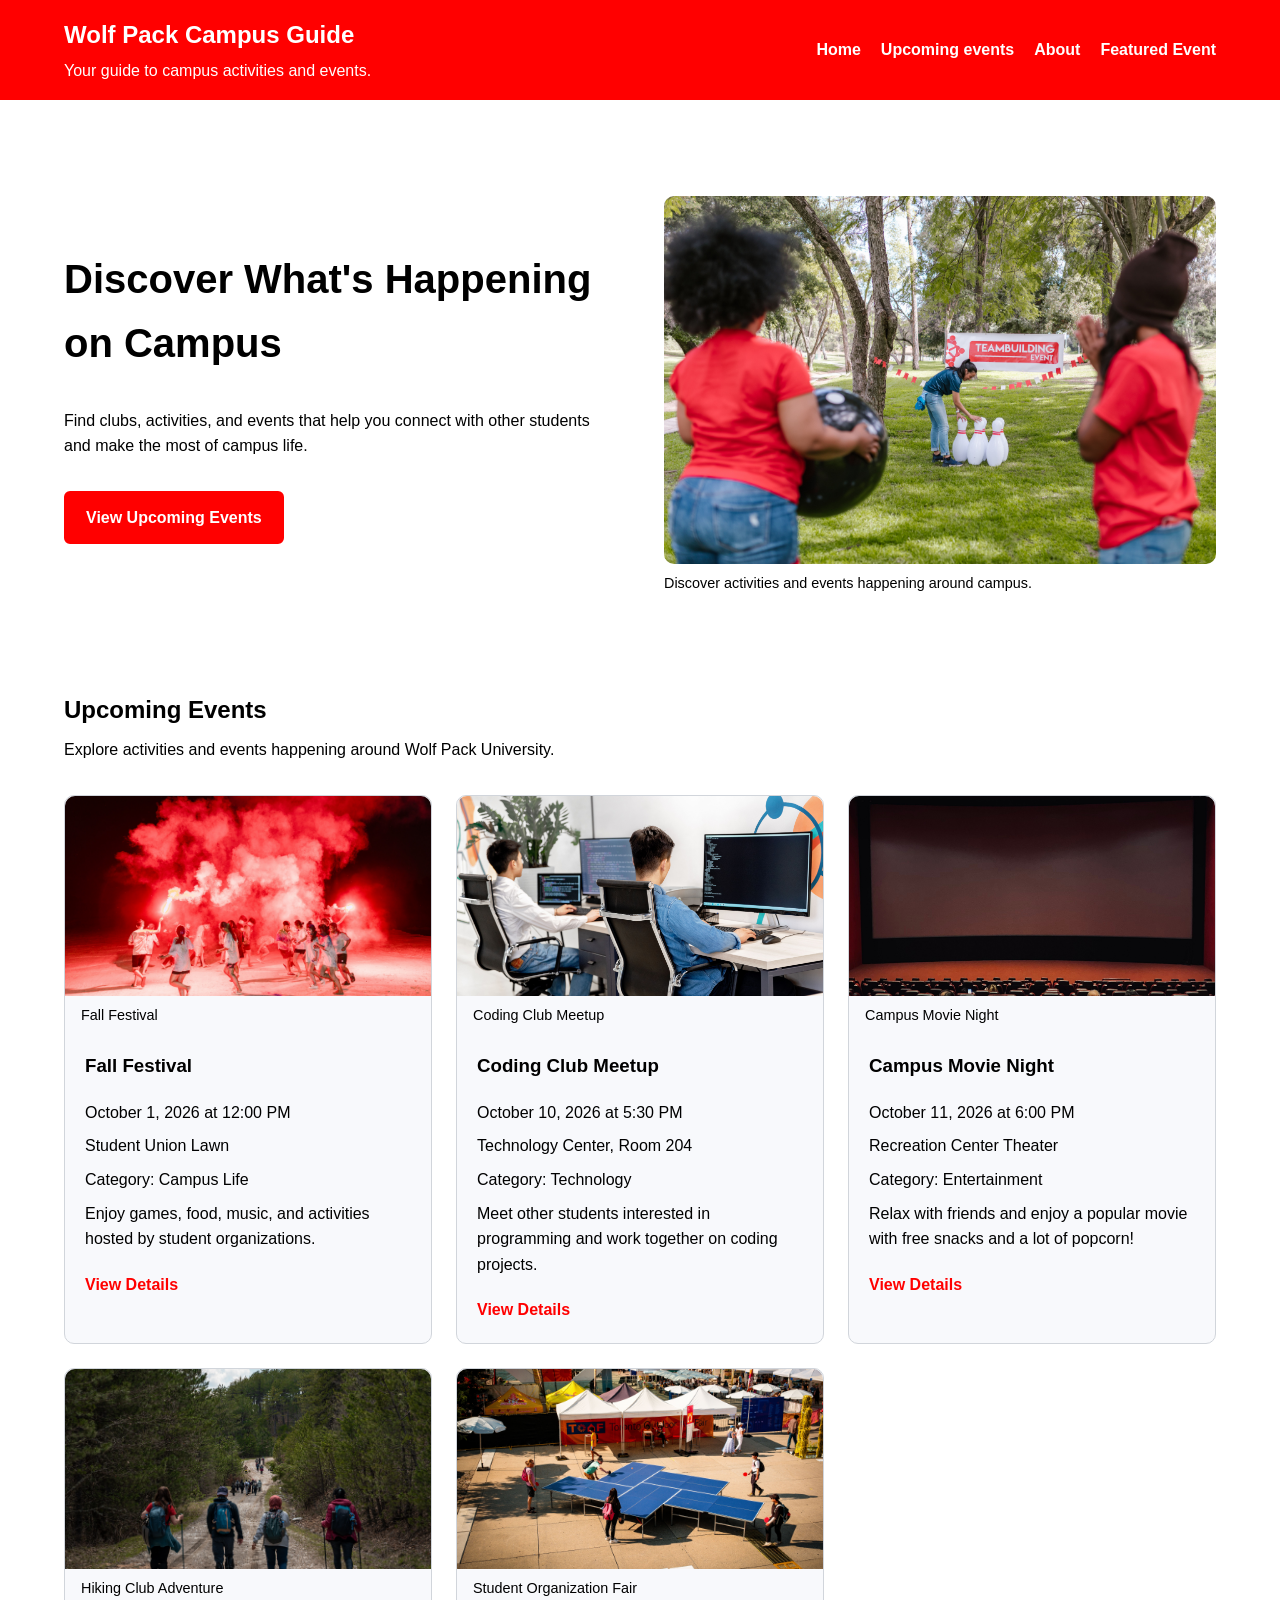
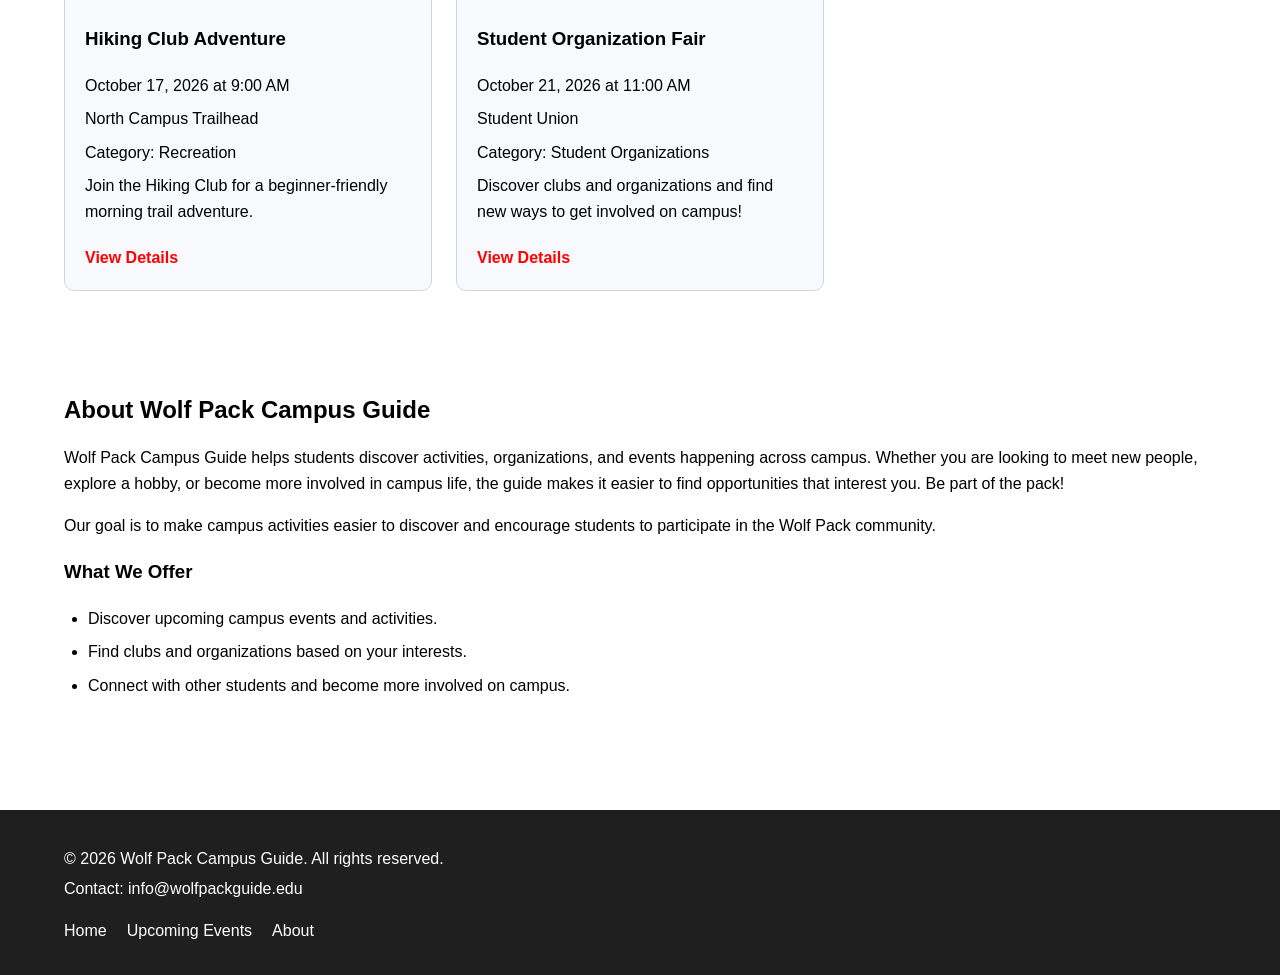
<file: index.html>
<!DOCTYPE html>
<!--
  Name: Yasmin Castro-Cervantes
  Date: 09.18.2026
  CSC 372-01

  This is the index.html page for the Wolf Pack Campus Guide.
  It provides information about campus activities and upcoming events.
-->
<html lang="en">
<head>
    <meta charset="UTF-8">
    <meta name="viewport" content="width=device-width, initial-scale=1.0">
    <title>Wolf Pack Campus Guide</title>
    <link rel="stylesheet" href="css/styles.css">
</head>

<body>
    <header>
        <nav>
            <div class="site-brand">
                <a href="index.html">Wolf Pack Campus Guide</a>
                <p>Your guide to campus activities and events.</p>
            </div>

            <ul>
                <li><a href="index.html">Home</a></li>
                <li><a href="#upcoming-events">Upcoming events</a></li>
                <li><a href="#about">About</a></li>
                <li><a href="event.html">Featured Event</a></li>
            </ul>
        </nav>
    </header>

    <main>
        <section class="hero">
            <div class="hero-content">
                <h1>Discover What's Happening on Campus</h1>
                <p>
                    Find clubs, activities, and events that help you connect
                    with other students and make the most of campus life. 
                </p>
                <a class="hero-button" href="#upcoming-events">View Upcoming Events</a>
            </div>

            <figure>
                <img src="images/campus-events.jpg" alt="Students gathering at a campus event">
                <figcaption>Discover activities and events happening around campus.</figcaption>
            </figure>
            
            </section>

<section id="upcoming-events">
    <h2>Upcoming Events</h2>
    <p>Explore activities and events happening around Wolf Pack University.</p>

    <div class="event-grid">

        <article class="event-card">
            <figure>
                <img src="images/festival.jpg" alt="Students enjoying an outdoor campus festival">
                <figcaption>Fall Festival</figcaption>
            </figure>
            <h3>Fall Festival</h3>
            <p><time datetime="2026-10-01T12:00">October 1, 2026 at 12:00 PM</time></p>
            <p>Student Union Lawn</p>
            <p>Category: Campus Life</p>
            <p>Enjoy games, food, music, and activities hosted by student organizations.</p>
            <a href="event.html">View Details</a>
        </article>

        <article class="event-card">
            <figure>
                <img src="images/coding-meetup.jpg" alt="Students working together on computers at a coding meetup">
                <figcaption>Coding Club Meetup</figcaption>
            </figure>
            <h3>Coding Club Meetup</h3>
            <p><time datetime="2026-10-10T17:30">October 10, 2026 at 5:30 PM</time></p>
            <p>Technology Center, Room 204</p>
            <p>Category: Technology</p>
            <p>Meet other students interested in programming and work together on coding projects.</p>
            <a href="event.html">View Details</a>
        </article>

        <article class="event-card">
            <figure>
                <img src="images/movie-night.jpg" alt="Students watching a movie during a campus movie night">
                <figcaption>Campus Movie Night</figcaption>
            </figure>
            <h3>Campus Movie Night</h3>
            <p><time datetime="2026-10-11T18:00">October 11, 2026 at 6:00 PM</time></p>
            <p>Recreation Center Theater</p>
            <p>Category: Entertainment</p>
            <p>Relax with friends and enjoy a popular movie with free snacks and a lot of popcorn!</p>
            <a href="event.html">View Details</a>
        </article>

        <article class="event-card">
            <figure>
                <img src="images/hiking-club.jpg" alt="Students hiking together on a trail">
                <figcaption>Hiking Club Adventure</figcaption>
            </figure>
            <h3>Hiking Club Adventure</h3>
            <p><time datetime="2026-10-17T09:00">October 17, 2026 at 9:00 AM</time></p>
            <p>North Campus Trailhead</p>
            <p>Category: Recreation</p>
            <p>Join the Hiking Club for a beginner-friendly morning trail adventure.</p>
            <a href="event.html">View Details</a>
        </article>

        <article class="event-card">
            <figure>
                <img src="images/student-fair.jpg" alt="Students visiting booths at a student organization fair">
                <figcaption>Student Organization Fair</figcaption>
            </figure>
            <h3>Student Organization Fair</h3>
            <p><time datetime="2026-10-21T11:00">October 21, 2026 at 11:00 AM</time></p>
            <p>Student Union</p>
            <p>Category: Student Organizations</p>
            <p>Discover clubs and organizations and find new ways to get involved on campus!</p>
            <a href="event.html">View Details</a>
        </article>

        </div>
    </section>

<section id="about">
    <h2>About Wolf Pack Campus Guide</h2>

    <p>
        Wolf Pack Campus Guide helps students discover activities,
        organizations, and events happening across campus. Whether you
        are looking to meet new people, explore a hobby, or become more
        involved in campus life, the guide makes it easier to find
        opportunities that interest you. Be part of the pack!
    </p>

    <p>
        Our goal is to make campus activities easier to discover and
        encourage students to participate in the Wolf Pack community.
    </p>

    <h3>What We Offer</h3>

    <ul>
        <li>Discover upcoming campus events and activities.</li>
        <li>Find clubs and organizations based on your interests.</li>
        <li>Connect with other students and become more involved on campus.</li>
    </ul>
</section>

</main>

<footer>
    <p>&copy; 2026 Wolf Pack Campus Guide. All rights reserved.</p>
    <p>Contact: info@wolfpackguide.edu</p>

    <nav>
        <ul>
            <li><a href="index.html">Home</a></li>
            <li><a href="#upcoming-events">Upcoming Events</a></li>
            <li><a href="#about">About</a></li>
        </ul>
    </nav>
</footer>
    
</body>
</html>
</file>
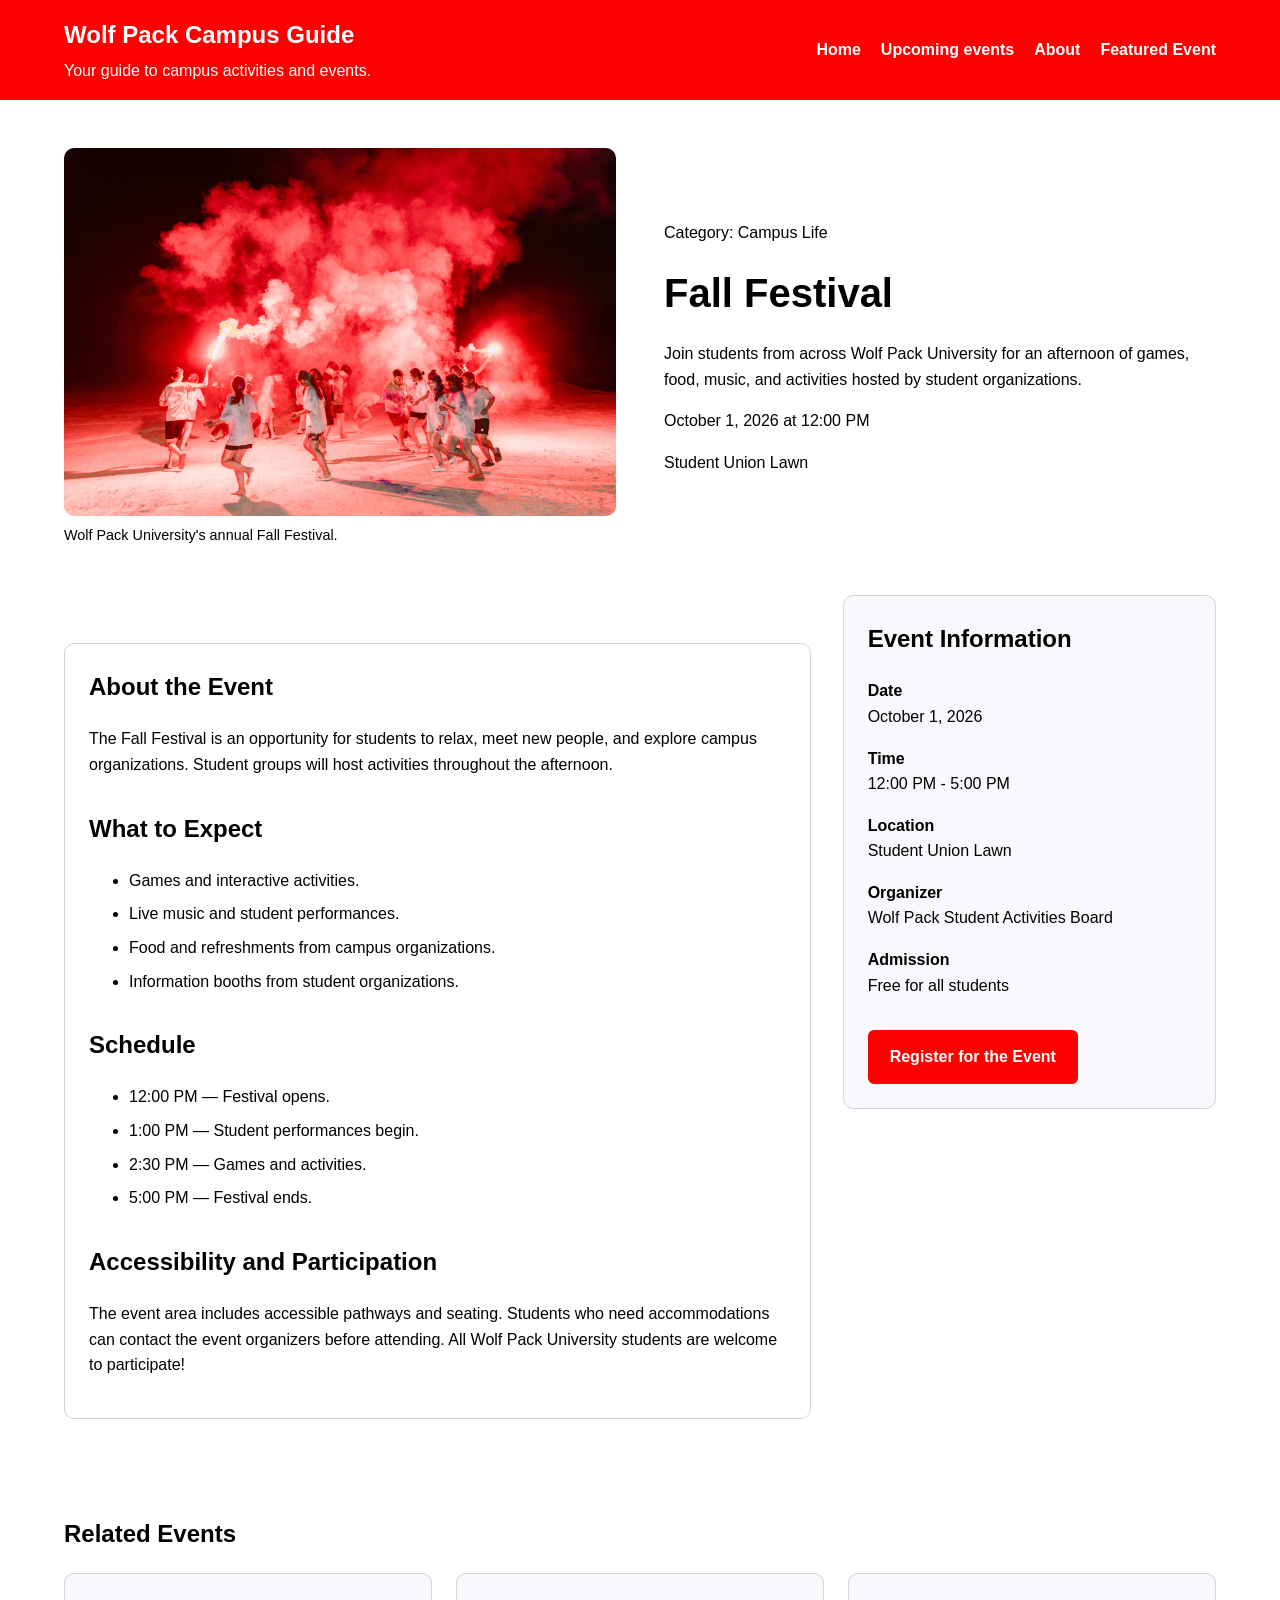
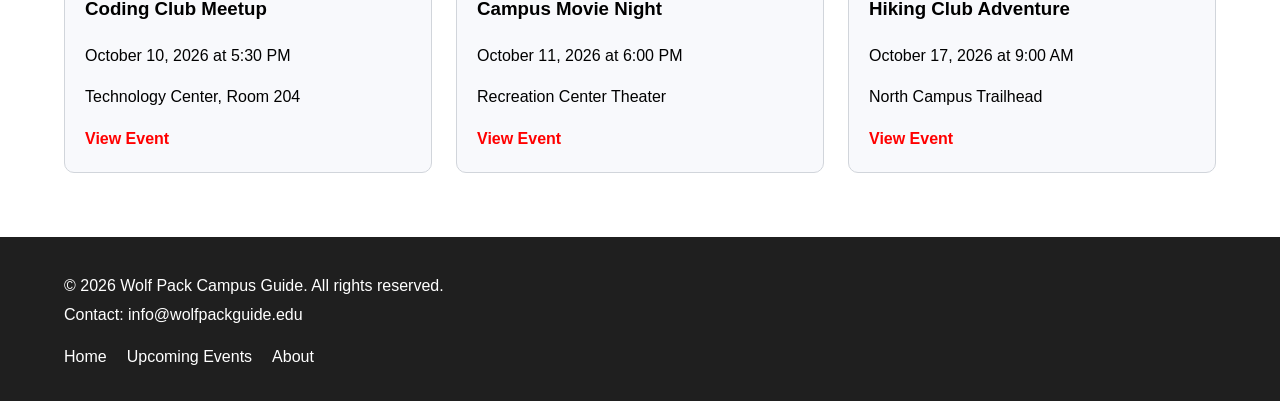
<file: event.html>
<!DOCTYPE html>
<!--
  Name: Yasmin Castro
  Date: 09/18/26
  CSC 372-01

  This is the event.html page for the Wolf Pack Campus Guide.
  It provides detailed information about the featured Fall Festival event .
-->
<html lang="en">
 <head>
    <meta charset="UTF-8">
    <meta name="viewport" content="width=device-width, initial-scale=1.0">
    <title>Fall Festival | Wolf Pack Campus Guide</title>
    <link rel="stylesheet" href="css/styles.css">
 </head>

<body>
    <header>
        <nav>
            <div class="site-brand">
                <a href="index.html">Wolf Pack Campus Guide</a>
                <p>Your guide to campus activities and events.</p>
            </div>

            <ul>
                <li><a href="index.html">Home</a></li>
                <li><a href="index.html#upcoming-events">Upcoming events</a></li>
                <li><a href="index.html#about">About</a></li>
                <li><a href="event.html">Featured Event</a></li>
            </ul>
        </nav>
    </header>

    <main>
        <section class="event-introduction">
            <figure>
                <img src="images/festival.jpg" alt="Students enjoying an outdoor campus festival">
                <figcaption>Wolf Pack University's annual Fall Festival.</figcaption>
            </figure>

            <div>
                <p>Category: Campus Life</p>
                <h1>Fall Festival</h1>
                <p>
                    Join students from across Wolf Pack University for an
                    afternoon of games, food, music, and activities hosted
                    by student organizations.
                </p>
                <p>
                    <time datetime="2026-10-01T12:00">October 1, 2026 at 12:00 PM</time>
                </p>
                <p>Student Union Lawn</p>
            </div>
        </section>

            <div class="event-layout">
            <section class="event-details">
                <h2>About the Event</h2>

                <p>
                    The Fall Festival is an opportunity for students to
                    relax, meet new people, and explore campus organizations.
                    Student groups will host activities throughout the
                    afternoon.
                </p>

                <h2>What to Expect</h2>

                <ul>
                    <li>Games and interactive activities.</li>
                    <li>Live music and student performances.</li>
                    <li>Food and refreshments from campus organizations.</li>
                    <li>Information booths from student organizations.</li>
                </ul>

                <h2>Schedule</h2>

                <ul>
                    <li><time datetime="2026-10-01T12:00">12:00 PM</time> — Festival opens.</li>
                    <li><time datetime="2026-10-01T13:00">1:00 PM</time> — Student performances begin.</li>
                    <li><time datetime="2026-10-01T14:30">2:30 PM</time> — Games and activities.</li>
                    <li><time datetime="2026-10-01T16:00">5:00 PM</time> — Festival ends.</li>
                </ul>

                <h2>Accessibility and Participation</h2>

                <p>
                    The event area includes accessible pathways and seating.
                    Students who need accommodations can contact the event
                    organizers before attending. All Wolf Pack University
                    students are welcome to participate!
                </p>
            </section>

            <aside class="event-sidebar">
                <h2>Event Information</h2>

                <dl>
                    <dt>Date</dt>
                    <dd>October 1, 2026</dd>

                    <dt>Time</dt>
                    <dd>12:00 PM - 5:00 PM</dd>

                    <dt>Location</dt>
                    <dd>Student Union Lawn</dd>

                    <dt>Organizer</dt>
                    <dd>Wolf Pack Student Activities Board</dd>

                    <dt>Admission</dt>
                    <dd>Free for all students</dd>
                </dl>

                <a class="registration-button" href="mailto:info@wolfpackguide.edu?subject=Fall%20Festival%20Registration">
                 Register for the Event</a>
            </aside>
        </div>

            <section class="related-events">
            <h2>Related Events</h2>

            <div class="related-event-list">
                <article class="related-event-card">
                    <h3>Coding Club Meetup</h3>
                    <p>
                        <time datetime="2026-10-10T17:30">October 10, 2026 at 5:30 PM</time>
                    </p>
                    <p>Technology Center, Room 204</p>
                    <a href="index.html#upcoming-events">View Event</a>
                </article>

                <article class="related-event-card">
                    <h3>Campus Movie Night</h3>
                    <p>
                        <time datetime="2026-10-11T18:00">October 11, 2026 at 6:00 PM</time>
                    </p>
                    <p>Recreation Center Theater</p>
                    <a href="index.html#upcoming-events">View Event</a>
                </article>

                <article class="related-event-card">
                    <h3>Hiking Club Adventure</h3>
                    <p>
                        <time datetime="2026-10-17T09:00">October 17, 2026 at 9:00 AM</time>
                    </p>
                    <p>North Campus Trailhead</p>
                    <a href="index.html#upcoming-events">View Event</a>
                </article>
            </div>
        </section>

    </main>

        <footer>
        <p>&copy; 2026 Wolf Pack Campus Guide. All rights reserved.</p>
        <p>Contact: info@wolfpackguide.edu</p>

        <nav>
            <ul>
                <li><a href="index.html">Home</a></li>
                <li><a href="index.html#upcoming-events">Upcoming Events</a></li>
                <li><a href="index.html#about">About</a></li>
            </ul>
        </nav>
    </footer>

 </body>
</html>
</file>
<file: css/styles.css>
/*
  Name: Yasmin Castro-Cervanets
  Date: 09/18/26
  CSC 372-01

  This stylesheet provides the layout and styling
  for the Wolf Pack Campus Guide website.
*/

* {
    box-sizing: border-box;
}

body {
    margin: 0;
    font-family: Arial, Helvetica, sans-serif;
    line-height: 1.6;
}

img {
    display: block;
    max-width: 100%;
}

a {
    text-decoration: none;
}

figure {
    margin: 0;
}

header {
    background-color: red;
    color: white;
    padding: 1rem 5%;
}

header nav {
    display: flex;
    justify-content: space-between;
    align-items: center;
    gap: 2rem;
    flex-wrap: wrap;
}

.site-brand a {
    color: white;
    font-size: 1.5rem;
    font-weight: bold;
}

.site-brand p {
    margin: 0.25rem 0 0;
}

header ul {
    display: flex;
    justify-content: center;
    align-items: center;
    gap: 1.25rem;
    flex-wrap: wrap;
    list-style: none;
    margin: 0;
    padding: 0;
}

header li a {
    color: white;
    font-weight: bold;
}

header li a:hover {
    text-decoration: underline;
}

main {
    width: 90%;
    max-width: 1200px;
    margin: 0 auto;
}

section {
    margin: 3rem 0;
}

.hero {
    display: flex;
    justify-content: space-between;
    align-items: center;
    gap: 3rem;
    padding: 3rem 0;
}

.hero-content {
    flex: 1;
}

.hero h1 {
    margin-top: 0;
    font-size: 2.5rem;
}

.hero figure {
    flex: 1;
}

.hero img {
    width: 100%;
    border-radius: 10px;
}

.hero figcaption {
    margin-top: 0.5rem;
    font-size: 0.9rem;
}

.hero-button {
    display: inline-block;
    margin-top: 1rem;
    padding: 0.75rem 1.25rem;
    border: 2px solid red;
    border-radius: 6px;
    background-color: red;
    color: white;
    font-weight: bold;
}

.hero-button:hover {
    background-color: #682616;
}

#upcoming-events > h2,
#about > h2 {
    margin-bottom: 0.5rem;
}

#upcoming-events > p {
    margin-top: 0;
}

.event-grid {
    display: grid;
    grid-template-columns: repeat(3, 1fr);
    gap: 1.5rem;
    margin-top: 2rem;
}

.event-card {
    padding: 1.25rem;
    border: 1px solid #d1d5db;
    border-radius: 10px;
    background-color: #f8f9fc;
}

.event-card figure {
    margin: -1.25rem -1.25rem 1rem;
}

.event-card img {
    width: 100%;
    height: 200px;
    object-fit: cover;
    border-radius: 10px 10px 0 0;
}

.event-card figcaption {
    padding: 0.5rem 1rem;
    font-size: 0.9rem;
}

.event-card h3 {
    margin-top: 0;
}

.event-card p {
    margin: 0.5rem 0;
}

.event-card a {
    display: inline-block;
    margin-top: 0.75rem;
    font-weight: bold;
    color: red;
}

.event-card a:hover {
    text-decoration: underline;
}

#about {
    padding: 2rem 0;
}

#about ul {
    padding-left: 1.5rem;
}

#about li {
    margin-bottom: 0.5rem;
}

footer {
    margin-top: 4rem;
    padding: 2rem 5%;
    background-color: #1f1f1f;
    color: white;
}

footer p {
    margin: 0.25rem 0;
}

footer nav ul {
    display: flex;
    gap: 1.25rem;
    flex-wrap: wrap;
    list-style: none;
    margin: 1rem 0 0;
    padding: 0;
}

footer nav a {
    color: white;
}

footer nav a:hover {
    text-decoration: underline;
}

.event-introduction {
    display: grid;
    grid-template-columns: 1fr 1fr;
    gap: 3rem;
    align-items: center;
}

.event-introduction img {
    width: 100%;
    border-radius: 10px;
}

.event-introduction figcaption {
    margin-top: 0.5rem;
    font-size: 0.9rem;
}

.event-introduction h1 {
    margin: 0.5rem 0;
    font-size: 2.5rem;
}


.event-layout {
    display: grid;
    grid-template-columns: 2fr 1fr;
    gap: 2rem;
    align-items: start;
}

.event-details {
    padding: 1.5rem;
    border: 1px solid #d1d5db;
    border-radius: 10px;
}

.event-details h2 {
    margin-top: 0;
}

.event-details h2:not(:first-child) {
    margin-top: 2rem;
}

.event-details li {
    margin-bottom: 0.5rem;
}

.event-sidebar {
    padding: 1.5rem;
    border: 1px solid #d1d5db;
    border-radius: 10px;
    background-color: #f8f9fc;
}

.event-sidebar h2 {
    margin-top: 0;
}

.event-sidebar dt {
    margin-top: 1rem;
    font-weight: bold;
}

.event-sidebar dd {
    margin-left: 0;
}

.registration-button {
    display: inline-block;
    margin-top: 1rem;
    padding: 0.75rem 1.25rem;
    border: 2px solid red;
    border-radius: 6px;
    background-color: red;
    color: white;
    font-weight: bold;
}

.registration-button:hover {
    background-color: #682416;
}



.related-event-list {
    display: flex;
    justify-content: space-between;
    align-items: stretch;
    gap: 1.5rem;
    flex-wrap: wrap;
}

.related-event-card {
    flex: 1 1 250px;
    padding: 1.25rem;
    border: 1px solid #d1d5db;
    border-radius: 10px;
    background-color: #f8f9fc;
}

.related-event-card h3 {
    margin-top: 0;
}

.related-event-card a {
    font-weight: bold;
    color: red;
}

.related-event-card a:hover {
    text-decoration: underline;
}

@media (max-width: 900px) {
    .event-grid {
        grid-template-columns: repeat(2, 1fr);
    }

    .hero {
        gap: 2rem;
    }

    .event-introduction {
        grid-template-columns: 1fr;
    }

    .event-layout {
        grid-template-columns: 1fr;
    }
}

@media (max-width: 600px) {
    header nav {
        flex-direction: column;
        align-items: flex-start;
    }

    header ul {
        justify-content: flex-start;
    }

    .hero {
        flex-direction: column;
        align-items: stretch;
        padding: 2rem 0;
    }

    .hero h1 {
        font-size: 2rem;
    }

    .event-grid {
        grid-template-columns: 1fr;
    }

    .event-introduction h1 {
        font-size: 2rem;
    }

    main {
        width: 92%;
    }
}
</file>
